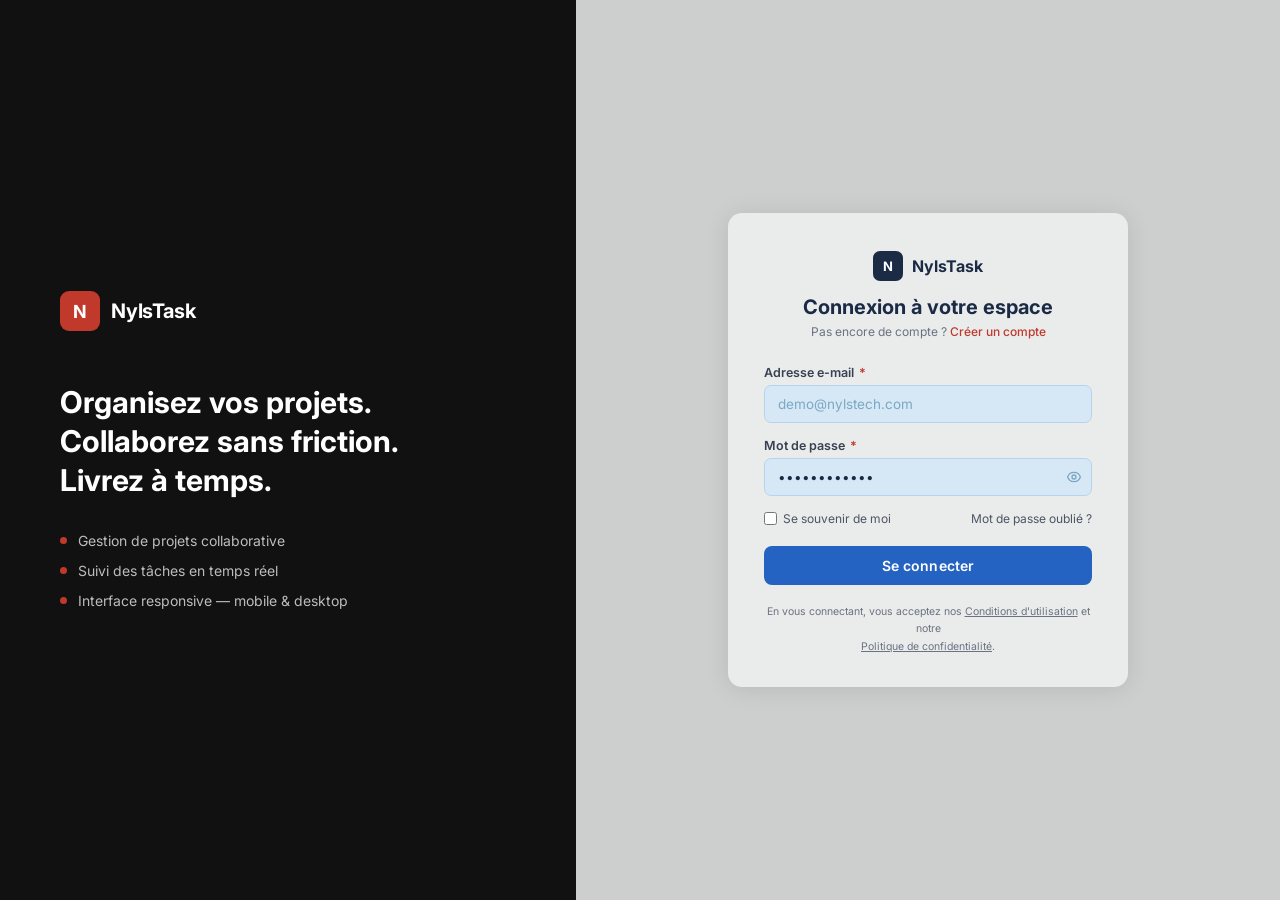
<file: login.html>
<!DOCTYPE html>
<html lang="fr">
<head>
  <meta charset="UTF-8"/>
  <meta name="viewport" content="width=device-width, initial-scale=1.0"/>
  <title>NylsTask – Connexion</title>
  <link href="https://fonts.googleapis.com/css2?family=Inter:wght@400;500;600;700&display=swap" rel="stylesheet"/>
  <link rel="stylesheet" href="css/login.css">
</head>
<body>

  <!-- ══ LEFT ══ -->
  <div class="left">
    <div class="brand">
      <div class="brand-icon">N</div>
      <span class="brand-name">NylsTask</span>
    </div>

    <div class="hero">
      <h1>Organisez vos projets.<br>Collaborez sans friction.<br>Livrez à temps.</h1>
      <ul class="features">
        <li>Gestion de projets collaborative</li>
        <li>Suivi des tâches en temps réel</li>
        <li>Interface responsive — mobile &amp; desktop</li>
      </ul>
    </div>
  </div>

  <!-- ══ RIGHT ══ -->
  <div class="right">
    <div class="card">

      <div class="c-brand">
        <div class="c-brand-icon">N</div>
        <span class="c-brand-name">NylsTask</span>
      </div>

      <h2>Connexion à votre espace</h2>
      <p class="c-sub">Pas encore de compte ? <a href="#">Créer un compte</a></p>

      <div class="field">
        <label for="email">Adresse e-mail <span class="req">*</span></label>
        <input id="email" type="email" placeholder="demo@nylstech.com" autocomplete="email"/>
      </div>

      <div class="field">
        <label for="password">Mot de passe <span class="req">*</span></label>
        <div class="input-wrap">
          <input id="password" type="password" value="azertyuiopqs" autocomplete="current-password"/>
          <button class="eye-btn" type="button" onclick="togglePwd(this)" aria-label="Voir le mot de passe">
            <svg width="16" height="16" fill="none" viewBox="0 0 24 24" stroke="currentColor" stroke-width="2">
              <path stroke-linecap="round" stroke-linejoin="round" d="M15 12a3 3 0 11-6 0 3 3 0 016 0z"/>
              <path stroke-linecap="round" stroke-linejoin="round" d="M2.458 12C3.732 7.943 7.523 5 12 5c4.477 0 8.268 2.943 9.542 7-1.274 4.057-5.065 7-9.542 7-4.477 0-8.268-2.943-9.542-7z"/>
            </svg>
          </button>
        </div>
      </div>

      <div class="row-opts">
        <label class="remember">
          <input type="checkbox"> Se souvenir de moi
        </label>
        <a href="#" class="forgot">Mot de passe oublié ?</a>
      </div>

      <button class="btn-login" type="button">Se connecter</button>

      <p class="terms">
        En vous connectant, vous acceptez nos
        <a href="#">Conditions d'utilisation</a> et notre<br>
        <a href="#">Politique de confidentialité</a>.
      </p>
    </div>
  </div>

  
</body>
</html>
</file>
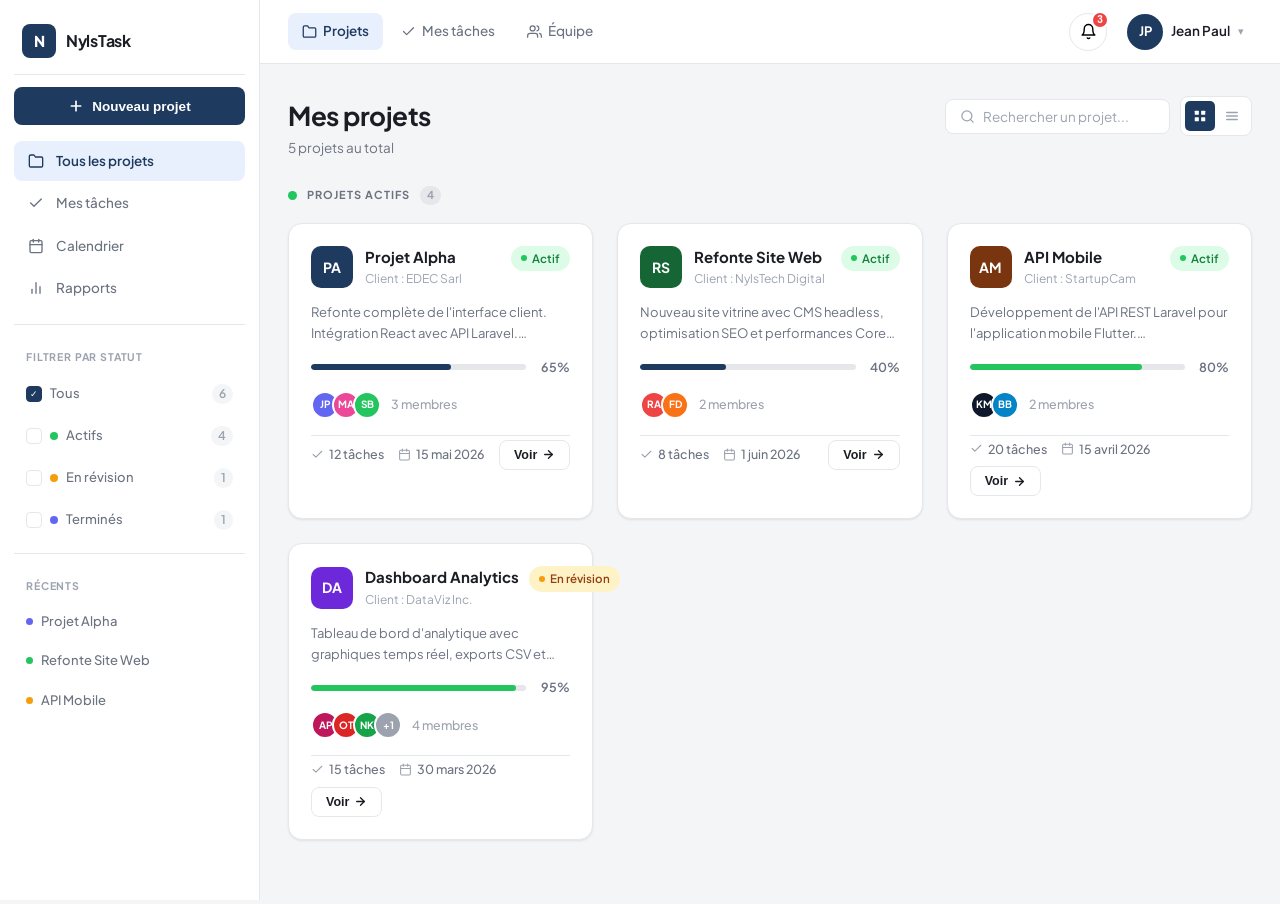
<file: nylstask-dashboard.html>
<!DOCTYPE html>
<!-- Déclaration du type de document HTML5 -->
<html lang="fr">
<!-- Langue principale du document : français -->

<head>
  <meta charset="UTF-8">
  <!-- Encodage des caractères : UTF-8 pour supporter les accents français -->

  <meta name="viewport" content="width=device-width, initial-scale=1.0">
  <!-- Viewport responsive : s'adapte à la largeur de l'écran de l'appareil -->

  <title>NylsTask – Mes Projets</title>
  <!-- Titre de l'onglet du navigateur -->

  <!-- ======================================================
       IMPORT DE LA POLICE GOOGLE FONTS
       - "Plus Jakarta Sans" : moderne, claire, très lisible
         utilisée pour les titres et textes courants
       - Poids chargés : 400 (normal), 500 (medium), 600 (semi-bold), 700 (bold)
  ====================================================== -->
  <link rel="preconnect" href="https://fonts.googleapis.com">
  <link rel="preconnect" href="https://fonts.gstatic.com" crossorigin>
  <link href="https://fonts.googleapis.com/css2?family=Plus+Jakarta+Sans:wght@400;500;600;700&display=swap" rel="stylesheet">
  <link rel="stylesheet" href="css/nylstack-dashboard.css">
</head>

<body>

  <!-- ============================================================
       STRUCTURE GLOBALE : app-shell
       Contient : sidebar | topbar | main
  ============================================================ -->
  <div class="app-shell">

    <!-- ===========================================================
         BARRE LATÉRALE GAUCHE (Sidebar)
    =========================================================== -->
    <aside class="sidebar" aria-label="Navigation principale">

      <!-- Logo + Nom de l'app -->
      <div class="sidebar__header">
        <div class="sidebar__logo">N</div>
        <span class="sidebar__brand">NylsTask</span>
      </div>

      <!-- Bouton principal d'action -->
      <button class="sidebar__new-btn">
        <!-- Icône "+" SVG inline -->
        <svg class="icon" width="16" height="16" viewBox="0 0 24 24" fill="none"
          stroke="currentColor" stroke-width="2.5" stroke-linecap="round" stroke-linejoin="round">
          <line x1="12" y1="5" x2="12" y2="19"/><line x1="5" y1="12" x2="19" y2="12"/>
        </svg>
        Nouveau projet
      </button>

      <!-- Liens de navigation -->
      <nav class="sidebar__nav" aria-label="Menu latéral">

        <!-- Tous les projets — état actif -->
        <a class="sidebar__nav-link sidebar__nav-link--active" href="#">
          <span class="sidebar__nav-icon">
            <!-- Icône dossier -->
            <svg width="16" height="16" viewBox="0 0 24 24" fill="none"
              stroke="currentColor" stroke-width="2" stroke-linecap="round" stroke-linejoin="round">
              <path d="M22 19a2 2 0 0 1-2 2H4a2 2 0 0 1-2-2V5a2 2 0 0 1 2-2h5l2 3h9a2 2 0 0 1 2 2z"/>
            </svg>
          </span>
          Tous les projets
        </a>

        <!-- Mes tâches -->
        <a class="sidebar__nav-link" href="#">
          <span class="sidebar__nav-icon">
            <!-- Icône check -->
            <svg width="16" height="16" viewBox="0 0 24 24" fill="none"
              stroke="currentColor" stroke-width="2" stroke-linecap="round" stroke-linejoin="round">
              <polyline points="20 6 9 17 4 12"/>
            </svg>
          </span>
          Mes tâches
        </a>

        <!-- Calendrier -->
        <a class="sidebar__nav-link" href="#">
          <span class="sidebar__nav-icon">
            <!-- Icône calendrier -->
            <svg width="16" height="16" viewBox="0 0 24 24" fill="none"
              stroke="currentColor" stroke-width="2" stroke-linecap="round" stroke-linejoin="round">
              <rect x="3" y="4" width="18" height="18" rx="2" ry="2"/>
              <line x1="16" y1="2" x2="16" y2="6"/><line x1="8" y1="2" x2="8" y2="6"/>
              <line x1="3" y1="10" x2="21" y2="10"/>
            </svg>
          </span>
          Calendrier
        </a>

        <!-- Rapports -->
        <a class="sidebar__nav-link" href="#">
          <span class="sidebar__nav-icon">
            <!-- Icône graphique en barres -->
            <svg width="16" height="16" viewBox="0 0 24 24" fill="none"
              stroke="currentColor" stroke-width="2" stroke-linecap="round" stroke-linejoin="round">
              <line x1="18" y1="20" x2="18" y2="10"/><line x1="12" y1="20" x2="12" y2="4"/>
              <line x1="6" y1="20" x2="6" y2="14"/>
            </svg>
          </span>
          Rapports
        </a>
      </nav>

      <div class="sidebar__divider"></div>

      <!-- Titre de section filtre -->
      <p class="sidebar__section-title">Filtrer par statut</p>

      <!-- Filtre : Tous (coché) -->
      <div class="sidebar__filter">
        <div class="sidebar__filter-left">
          <div class="sidebar__checkbox sidebar__checkbox--checked">✓</div>
          <span>Tous</span>
        </div>
        <span class="sidebar__count">6</span>
      </div>

      <!-- Filtre : Actifs -->
      <div class="sidebar__filter">
        <div class="sidebar__filter-left">
          <div class="sidebar__checkbox"></div>
          <span class="sidebar__dot" style="background:#22c55e;"></span>
          <span>Actifs</span>
        </div>
        <span class="sidebar__count">4</span>
      </div>

      <!-- Filtre : En révision -->
      <div class="sidebar__filter">
        <div class="sidebar__filter-left">
          <div class="sidebar__checkbox"></div>
          <span class="sidebar__dot" style="background:#f59e0b;"></span>
          <span>En révision</span>
        </div>
        <span class="sidebar__count">1</span>
      </div>

      <!-- Filtre : Terminés -->
      <div class="sidebar__filter">
        <div class="sidebar__filter-left">
          <div class="sidebar__checkbox"></div>
          <span class="sidebar__dot" style="background:#6366f1;"></span>
          <span>Terminés</span>
        </div>
        <span class="sidebar__count">1</span>
      </div>

      <div class="sidebar__divider"></div>

      <!-- Section projets récents -->
      <p class="sidebar__section-title">Récents</p>

      <div class="sidebar__recent-item">
        <span class="sidebar__recent-dot" style="background:#6366f1;"></span>
        Projet Alpha
      </div>
      <div class="sidebar__recent-item">
        <span class="sidebar__recent-dot" style="background:#22c55e;"></span>
        Refonte Site Web
      </div>
      <div class="sidebar__recent-item">
        <span class="sidebar__recent-dot" style="background:#f59e0b;"></span>
        API Mobile
      </div>

    </aside><!-- /sidebar -->

    <!-- ===========================================================
         BARRE DE NAVIGATION SUPÉRIEURE (Top Bar)
    =========================================================== -->
    <header class="topbar" role="banner">

      <!-- Bouton hamburger visible sur tablette/mobile -->
      <button class="topbar__menu-btn" aria-label="Ouvrir le menu">
        <svg width="18" height="18" viewBox="0 0 24 24" fill="none"
          stroke="currentColor" stroke-width="2" stroke-linecap="round" stroke-linejoin="round">
          <line x1="3" y1="6" x2="21" y2="6"/><line x1="3" y1="12" x2="21" y2="12"/>
          <line x1="3" y1="18" x2="21" y2="18"/>
        </svg>
      </button>

      <!-- Navigation de la topbar -->
      <nav class="topbar__nav" aria-label="Navigation secondaire">

        <!-- Projets — lien actif -->
        <a class="topbar__nav-link topbar__nav-link--active" href="#">
          <!-- Icône dossier coloré -->
          <svg width="15" height="15" viewBox="0 0 24 24" fill="none"
            stroke="currentColor" stroke-width="2" stroke-linecap="round" stroke-linejoin="round">
            <path d="M22 19a2 2 0 0 1-2 2H4a2 2 0 0 1-2-2V5a2 2 0 0 1 2-2h5l2 3h9a2 2 0 0 1 2 2z"/>
          </svg>
          Projets
        </a>

        <!-- Mes tâches -->
        <a class="topbar__nav-link" href="#">
          <svg width="15" height="15" viewBox="0 0 24 24" fill="none"
            stroke="currentColor" stroke-width="2" stroke-linecap="round" stroke-linejoin="round">
            <polyline points="20 6 9 17 4 12"/>
          </svg>
          Mes tâches
        </a>

        <!-- Équipe -->
        <a class="topbar__nav-link" href="#">
          <svg width="15" height="15" viewBox="0 0 24 24" fill="none"
            stroke="currentColor" stroke-width="2" stroke-linecap="round" stroke-linejoin="round">
            <path d="M17 21v-2a4 4 0 0 0-4-4H5a4 4 0 0 0-4 4v2"/>
            <circle cx="9" cy="7" r="4"/>
            <path d="M23 21v-2a4 4 0 0 0-3-3.87"/>
            <path d="M16 3.13a4 4 0 0 1 0 7.75"/>
          </svg>
          Équipe
        </a>
      </nav>

      <!-- Droite de la topbar -->
      <div class="topbar__right">

        <!-- Bouton notifications avec badge -->
        <button class="topbar__icon-btn" aria-label="Notifications (3)">
          <!-- Icône cloche -->
          <svg width="17" height="17" viewBox="0 0 24 24" fill="none"
            stroke="currentColor" stroke-width="2" stroke-linecap="round" stroke-linejoin="round">
            <path d="M18 8A6 6 0 0 0 6 8c0 7-3 9-3 9h18s-3-2-3-9"/>
            <path d="M13.73 21a2 2 0 0 1-3.46 0"/>
          </svg>
          <!-- Badge avec le nombre 3 -->
          <span class="topbar__badge" aria-hidden="true">3</span>
        </button>

        <!-- Profil utilisateur -->
        <div class="topbar__user" role="button" tabindex="0" aria-label="Profil Jean Paul">
          <div class="topbar__avatar" aria-hidden="true">JP</div>
          <span class="topbar__username">Jean Paul</span>
          <!-- Flèche de dropdown -->
          <span class="topbar__chevron" aria-hidden="true">▾</span>
        </div>

      </div>
    </header><!-- /topbar -->

    <!-- ===========================================================
         CONTENU PRINCIPAL (Main)
    =========================================================== -->
    <main class="main" id="main-content">

      <!-- En-tête de la page -->
      <div class="main__header">
        <div>
          <h1 class="main__title">Mes projets</h1>
          <p class="main__subtitle">5 projets au total</p>
        </div>

        <!-- Barre d'outils : recherche + toggle de vue -->
        <div class="main__toolbar">

          <!-- Champ de recherche -->
          <div class="main__search" role="search">
            <!-- Icône loupe -->
            <svg class="icon" width="15" height="15" viewBox="0 0 24 24" fill="none"
              stroke="currentColor" stroke-width="2" stroke-linecap="round" stroke-linejoin="round">
              <circle cx="11" cy="11" r="8"/><line x1="21" y1="21" x2="16.65" y2="16.65"/>
            </svg>
            <input type="search" placeholder="Rechercher un projet..." aria-label="Rechercher">
          </div>

          <!-- Boutons toggle vue grille / liste -->
          <div class="main__view-toggle" role="group" aria-label="Mode d'affichage">

            <!-- Vue grille (active) — icône 4 carrés -->
            <button class="main__view-btn main__view-btn--active" aria-label="Vue grille" aria-pressed="true">
              <svg width="14" height="14" viewBox="0 0 24 24" fill="currentColor">
                <rect x="3" y="3" width="7" height="7" rx="1"/>
                <rect x="14" y="3" width="7" height="7" rx="1"/>
                <rect x="3" y="14" width="7" height="7" rx="1"/>
                <rect x="14" y="14" width="7" height="7" rx="1"/>
              </svg>
            </button>

            <!-- Vue liste — icône 3 lignes -->
            <button class="main__view-btn main__view-btn--lines" aria-label="Vue liste" aria-pressed="false">
              <svg width="14" height="14" viewBox="0 0 24 24" fill="none"
                stroke="currentColor" stroke-width="2.5" stroke-linecap="round">
                <line x1="3" y1="6" x2="21" y2="6"/>
                <line x1="3" y1="12" x2="21" y2="12"/>
                <line x1="3" y1="18" x2="21" y2="18"/>
              </svg>
            </button>
          </div>
        </div>
      </div><!-- /main__header -->

      <!-- =========================================================
           SECTION PROJETS ACTIFS
      ========================================================= -->
      <section class="projects-section" aria-labelledby="actifs-title">

        <!-- En-tête de section -->
        <div class="projects-section__header">
          <span class="projects-section__dot"></span>
          <h2 class="projects-section__title" id="actifs-title">Projets actifs</h2>
          <span class="projects-section__count">4</span>
        </div>

        <!-- Grille des cartes -->
        <div class="projects-grid">

          <!-- ================================================
               CARTE 1 : Projet Alpha
          ================================================ -->
          <article class="project-card" tabindex="0" aria-label="Projet Alpha">
            <div class="project-card__header">
              <div class="project-card__header-left">
                <!-- Logo bleu ardoise -->
                <div class="project-card__logo" style="background:#1e3a5f;">PA</div>
                <div class="project-card__title-block">
                  <h3 class="project-card__title">Projet Alpha</h3>
                  <p class="project-card__client">Client : EDEC Sarl</p>
                </div>
              </div>
              <!-- Badge "Actif" -->
              <span class="project-card__badge project-card__badge--active">
                <span class="project-card__badge-dot"></span>
                Actif
              </span>
            </div>

            <!-- Description -->
            <p class="project-card__desc">
              Refonte complète de l'interface client. Intégration React avec API Laravel.
              Déploiement prévu en mai…
            </p>

            <!-- Barre de progression à 65% -->
            <div class="project-card__progress-wrap">
              <div class="project-card__progress-bar" role="progressbar"
                aria-valuenow="65" aria-valuemin="0" aria-valuemax="100">
                <div class="project-card__progress-fill"
                  style="width:65%; background:var(--color-progress-alpha);"></div>
              </div>
              <span class="project-card__progress-pct">65%</span>
            </div>

            <!-- Membres de l'équipe -->
            <div class="project-card__members">
              <div class="project-card__member-avatar" style="background:#6366f1;" title="Jean Paul">JP</div>
              <div class="project-card__member-avatar" style="background:#ec4899;" title="Marie A.">MA</div>
              <div class="project-card__member-avatar" style="background:#22c55e;" title="Sam B.">SB</div>
              <span class="project-card__member-count">3 membres</span>
            </div>

            <!-- Pied de carte -->
            <div class="project-card__footer">
              <div class="project-card__meta">
                <!-- Nombre de tâches -->
                <span class="project-card__meta-item">
                  <svg class="project-card__meta-icon icon" width="13" height="13"
                    viewBox="0 0 24 24" fill="none" stroke="currentColor"
                    stroke-width="2" stroke-linecap="round" stroke-linejoin="round">
                    <polyline points="20 6 9 17 4 12"/>
                  </svg>
                  12 tâches
                </span>
                <!-- Date d'échéance -->
                <span class="project-card__meta-item">
                  <svg class="project-card__meta-icon icon" width="13" height="13"
                    viewBox="0 0 24 24" fill="none" stroke="currentColor"
                    stroke-width="2" stroke-linecap="round" stroke-linejoin="round">
                    <rect x="3" y="4" width="18" height="18" rx="2" ry="2"/>
                    <line x1="16" y1="2" x2="16" y2="6"/><line x1="8" y1="2" x2="8" y2="6"/>
                    <line x1="3" y1="10" x2="21" y2="10"/>
                  </svg>
                  15 mai 2026
                </span>
              </div>
              <button class="project-card__btn">
                Voir
                <svg width="13" height="13" viewBox="0 0 24 24" fill="none"
                  stroke="currentColor" stroke-width="2.5" stroke-linecap="round">
                  <line x1="5" y1="12" x2="19" y2="12"/>
                  <polyline points="12 5 19 12 12 19"/>
                </svg>
              </button>
            </div>
          </article><!-- /Projet Alpha -->

          <!-- ================================================
               CARTE 2 : Refonte Site Web
          ================================================ -->
          <article class="project-card" tabindex="0" aria-label="Refonte Site Web">
            <div class="project-card__header">
              <div class="project-card__header-left">
                <!-- Logo vert foncé -->
                <div class="project-card__logo" style="background:#166534;">RS</div>
                <div class="project-card__title-block">
                  <h3 class="project-card__title">Refonte Site Web</h3>
                  <p class="project-card__client">Client : NylsTech Digital</p>
                </div>
              </div>
              <span class="project-card__badge project-card__badge--active">
                <span class="project-card__badge-dot"></span>
                Actif
              </span>
            </div>

            <p class="project-card__desc">
              Nouveau site vitrine avec CMS headless, optimisation SEO et
              performances Core Web Vitals.
            </p>

            <!-- Barre de progression à 40% -->
            <div class="project-card__progress-wrap">
              <div class="project-card__progress-bar" role="progressbar"
                aria-valuenow="40" aria-valuemin="0" aria-valuemax="100">
                <div class="project-card__progress-fill"
                  style="width:40%; background:var(--color-progress-rs);"></div>
              </div>
              <span class="project-card__progress-pct">40%</span>
            </div>

            <div class="project-card__members">
              <div class="project-card__member-avatar" style="background:#ef4444;" title="Rania A.">RA</div>
              <div class="project-card__member-avatar" style="background:#f97316;" title="Félix D.">FD</div>
              <span class="project-card__member-count">2 membres</span>
            </div>

            <div class="project-card__footer">
              <div class="project-card__meta">
                <span class="project-card__meta-item">
                  <svg class="project-card__meta-icon icon" width="13" height="13"
                    viewBox="0 0 24 24" fill="none" stroke="currentColor"
                    stroke-width="2" stroke-linecap="round" stroke-linejoin="round">
                    <polyline points="20 6 9 17 4 12"/>
                  </svg>
                  8 tâches
                </span>
                <span class="project-card__meta-item">
                  <svg class="project-card__meta-icon icon" width="13" height="13"
                    viewBox="0 0 24 24" fill="none" stroke="currentColor"
                    stroke-width="2" stroke-linecap="round" stroke-linejoin="round">
                    <rect x="3" y="4" width="18" height="18" rx="2" ry="2"/>
                    <line x1="16" y1="2" x2="16" y2="6"/><line x1="8" y1="2" x2="8" y2="6"/>
                    <line x1="3" y1="10" x2="21" y2="10"/>
                  </svg>
                  1 juin 2026
                </span>
              </div>
              <button class="project-card__btn">
                Voir
                <svg width="13" height="13" viewBox="0 0 24 24" fill="none"
                  stroke="currentColor" stroke-width="2.5" stroke-linecap="round">
                  <line x1="5" y1="12" x2="19" y2="12"/>
                  <polyline points="12 5 19 12 12 19"/>
                </svg>
              </button>
            </div>
          </article><!-- /Refonte Site Web -->

          <!-- ================================================
               CARTE 3 : API Mobile
          ================================================ -->
          <article class="project-card" tabindex="0" aria-label="API Mobile">
            <div class="project-card__header">
              <div class="project-card__header-left">
                <!-- Logo olive/doré -->
                <div class="project-card__logo" style="background:#78350f;">AM</div>
                <div class="project-card__title-block">
                  <h3 class="project-card__title">API Mobile</h3>
                  <p class="project-card__client">Client : StartupCam</p>
                </div>
              </div>
              <span class="project-card__badge project-card__badge--active">
                <span class="project-card__badge-dot"></span>
                Actif
              </span>
            </div>

            <p class="project-card__desc">
              Développement de l'API REST Laravel pour l'application mobile Flutter.
              Authentification JWT et notifications…
            </p>

            <!-- Barre de progression à 80% — couleur verte -->
            <div class="project-card__progress-wrap">
              <div class="project-card__progress-bar" role="progressbar"
                aria-valuenow="80" aria-valuemin="0" aria-valuemax="100">
                <div class="project-card__progress-fill"
                  style="width:80%; background:var(--color-progress-api);"></div>
              </div>
              <span class="project-card__progress-pct">80%</span>
            </div>

            <div class="project-card__members">
              <div class="project-card__member-avatar" style="background:#0f172a;" title="Karl M.">KM</div>
              <div class="project-card__member-avatar" style="background:#0284c7;" title="Bob B.">BB</div>
              <span class="project-card__member-count">2 membres</span>
            </div>

            <div class="project-card__footer">
              <div class="project-card__meta">
                <span class="project-card__meta-item">
                  <svg class="project-card__meta-icon icon" width="13" height="13"
                    viewBox="0 0 24 24" fill="none" stroke="currentColor"
                    stroke-width="2" stroke-linecap="round" stroke-linejoin="round">
                    <polyline points="20 6 9 17 4 12"/>
                  </svg>
                  20 tâches
                </span>
                <span class="project-card__meta-item">
                  <svg class="project-card__meta-icon icon" width="13" height="13"
                    viewBox="0 0 24 24" fill="none" stroke="currentColor"
                    stroke-width="2" stroke-linecap="round" stroke-linejoin="round">
                    <rect x="3" y="4" width="18" height="18" rx="2" ry="2"/>
                    <line x1="16" y1="2" x2="16" y2="6"/><line x1="8" y1="2" x2="8" y2="6"/>
                    <line x1="3" y1="10" x2="21" y2="10"/>
                  </svg>
                  15 avril 2026
                </span>
              </div>
              <button class="project-card__btn">
                Voir
                <svg width="13" height="13" viewBox="0 0 24 24" fill="none"
                  stroke="currentColor" stroke-width="2.5" stroke-linecap="round">
                  <line x1="5" y1="12" x2="19" y2="12"/>
                  <polyline points="12 5 19 12 12 19"/>
                </svg>
              </button>
            </div>
          </article><!-- /API Mobile -->

          <!-- ================================================
               CARTE 4 : Dashboard Analytics (En révision)
          ================================================ -->
          <article class="project-card" tabindex="0" aria-label="Dashboard Analytics">
            <div class="project-card__header">
              <div class="project-card__header-left">
                <!-- Logo violet -->
                <div class="project-card__logo" style="background:#6d28d9;">DA</div>
                <div class="project-card__title-block">
                  <h3 class="project-card__title">Dashboard Analytics</h3>
                  <p class="project-card__client">Client : DataViz Inc.</p>
                </div>
              </div>
              <!-- Badge "En révision" -->
              <span class="project-card__badge project-card__badge--revision">
                <span class="project-card__badge-dot"></span>
                En révision
              </span>
            </div>

            <p class="project-card__desc">
              Tableau de bord d'analytique avec graphiques temps réel,
              exports CSV et gestion multi-tenant.
            </p>

            <!-- Barre de progression à 95% — vert car presque terminé -->
            <div class="project-card__progress-wrap">
              <div class="project-card__progress-bar" role="progressbar"
                aria-valuenow="95" aria-valuemin="0" aria-valuemax="100">
                <div class="project-card__progress-fill"
                  style="width:95%; background:var(--color-progress-da);"></div>
              </div>
              <span class="project-card__progress-pct">95%</span>
            </div>

            <div class="project-card__members">
              <div class="project-card__member-avatar" style="background:#be185d;" title="Alix P.">AP</div>
              <div class="project-card__member-avatar" style="background:#dc2626;" title="Omar T.">OT</div>
              <div class="project-card__member-avatar" style="background:#16a34a;" title="Nadia K.">NK</div>
              <div class="project-card__member-avatar" style="background:#9ca3af;" title="+1">+1</div>
              <span class="project-card__member-count">4 membres</span>
            </div>

            <div class="project-card__footer">
              <div class="project-card__meta">
                <span class="project-card__meta-item">
                  <svg class="project-card__meta-icon icon" width="13" height="13"
                    viewBox="0 0 24 24" fill="none" stroke="currentColor"
                    stroke-width="2" stroke-linecap="round" stroke-linejoin="round">
                    <polyline points="20 6 9 17 4 12"/>
                  </svg>
                  15 tâches
                </span>
                <span class="project-card__meta-item">
                  <svg class="project-card__meta-icon icon" width="13" height="13"
                    viewBox="0 0 24 24" fill="none" stroke="currentColor"
                    stroke-width="2" stroke-linecap="round" stroke-linejoin="round">
                    <rect x="3" y="4" width="18" height="18" rx="2" ry="2"/>
                    <line x1="16" y1="2" x2="16" y2="6"/><line x1="8" y1="2" x2="8" y2="6"/>
                    <line x1="3" y1="10" x2="21" y2="10"/>
                  </svg>
                  30 mars 2026
                </span>
              </div>
              <button class="project-card__btn">
                Voir
                <svg width="13" height="13" viewBox="0 0 24 24" fill="none"
                  stroke="currentColor" stroke-width="2.5" stroke-linecap="round">
                  <line x1="5" y1="12" x2="19" y2="12"/>
                  <polyline points="12 5 19 12 12 19"/>
                </svg>
              </button>
            </div>
          </article><!-- /Dashboard Analytics -->

        </div><!-- /projects-grid -->
      </section><!-- /projects-section actifs -->

    </main><!-- /main -->

  </div><!-- /app-shell -->
  <script src="js/nylstack-dashboard.js"></script>
</body>
</html>
</file>
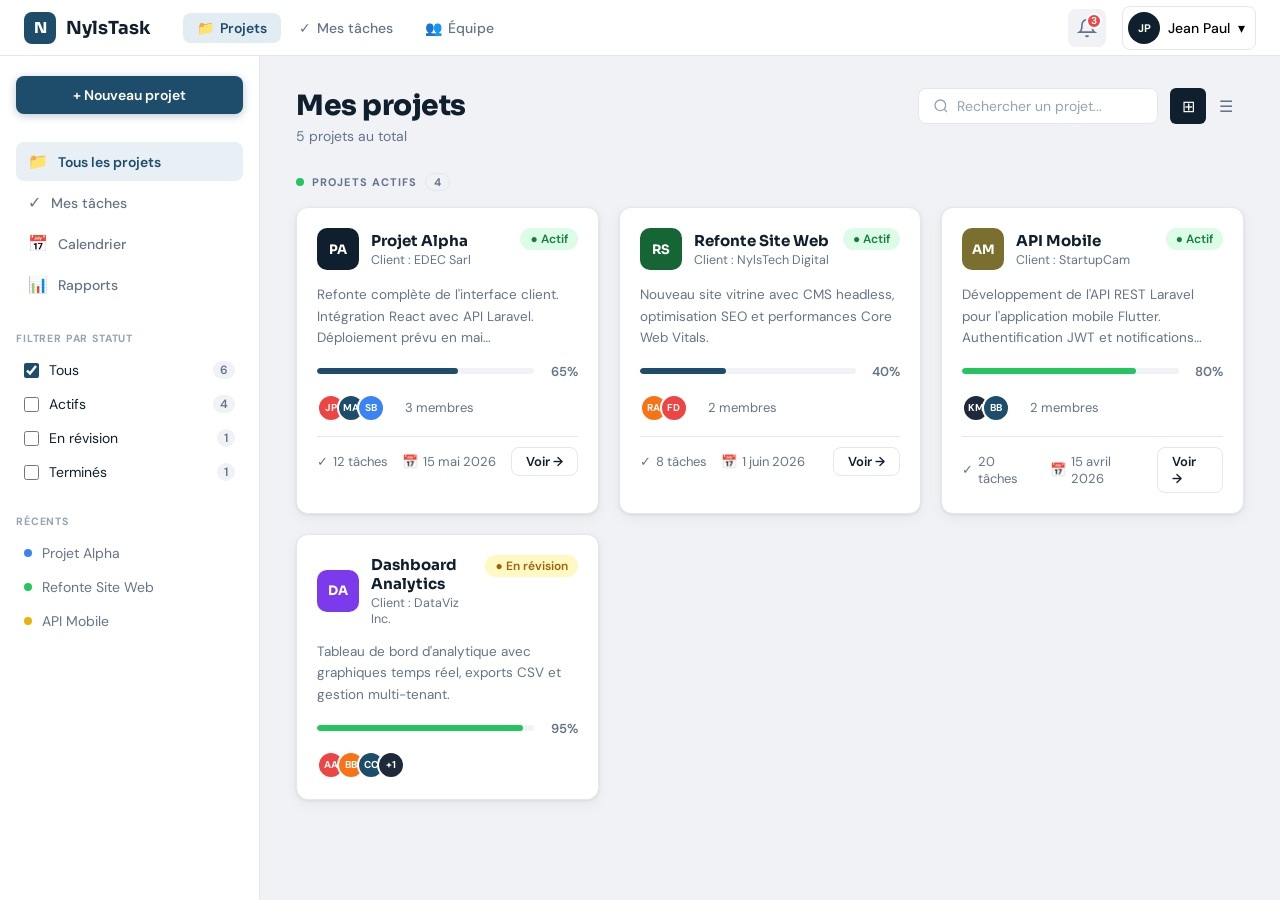
<file: Dashboard/dashboard.html>
<!DOCTYPE html>
<html lang="fr">
<head>
  <meta charset="UTF-8" />
  <meta name="viewport" content="width=device-width, initial-scale=1.0" />
  <title>NylsTask — Dashboard</title>
  <link rel="stylesheet" href="dashboard.css" />
</head>
<body>

  <!-- =============================
       NAVBAR
  ============================== -->
  <header class="navbar" role="banner">
    <div class="navbar__left">
      <div class="brand" aria-label="NylsTask accueil">
        <span class="brand__icon" aria-hidden="true">N</span>
        <span class="brand__name">NylsTask</span>
      </div>
      <nav class="navbar__nav" aria-label="Navigation principale">
        <a href="/projets"   class="nav-link nav-link--active" aria-current="page">
          <span aria-hidden="true">📁</span> Projets
        </a>
        <a href="/taches"    class="nav-link">
          <span aria-hidden="true">✓</span> Mes tâches
        </a>
        <a href="/equipe"    class="nav-link">
          <span aria-hidden="true">👥</span> Équipe
        </a>
      </nav>
    </div>

    <div class="navbar__right">
      <button class="btn-notif" aria-label="Notifications (3 non lues)">
        <svg width="20" height="20" viewBox="0 0 24 24" fill="none"
          stroke="currentColor" stroke-width="2" aria-hidden="true">
          <path d="M18 8A6 6 0 0 0 6 8c0 7-3 9-3 9h18s-3-2-3-9"/>
          <path d="M13.73 21a2 2 0 0 1-3.46 0"/>
        </svg>
        <span class="notif-badge" aria-hidden="true">3</span>
      </button>

      <button class="user-menu" aria-label="Menu utilisateur Jean Paul"
        aria-haspopup="true" aria-expanded="false">
        <span class="avatar avatar--navy" aria-hidden="true">JP</span>
        <span class="user-menu__name">Jean Paul</span>
        <span aria-hidden="true">▾</span>
      </button>
    </div>
  </header>

  <!-- =============================
       LAYOUT : sidebar + main
  ============================== -->
  <div class="app-body">

    <!-- SIDEBAR -->
    
    <aside class="sidebar" aria-label="Panneau latéral">

      <div class="sidebar__top">
        <button class="btn-new-project">+ Nouveau projet</button>
      </div>

      <nav class="sidebar__nav" aria-label="Navigation secondaire">
        <a href="/projets" class="sidebar-link sidebar-link--active" aria-current="page">
          <span class="sidebar-link__icon" aria-hidden="true">📁</span>
          Tous les projets
        </a>
        <a href="/taches" class="sidebar-link">
          <span class="sidebar-link__icon" aria-hidden="true">✓</span>
          Mes tâches
        </a>
        <a href="/calendrier" class="sidebar-link">
          <span class="sidebar-link__icon" aria-hidden="true">📅</span>
          Calendrier
        </a>
        <a href="/rapports" class="sidebar-link">
          <span class="sidebar-link__icon" aria-hidden="true">📊</span>
          Rapports
        </a>
      </nav>

      <!-- Filtres par statut -->
      <section class="sidebar__section" aria-labelledby="filter-title">
        <h2 class="sidebar__section-title" id="filter-title">Filtrer par statut</h2>
        <ul class="filter-list" role="list">
          <li class="filter-item">
            <label class="filter-label">
              <input type="checkbox" checked aria-label="Tous les projets" />
              <span class="filter-label__text">Tous</span>
              <span class="filter-badge">6</span>
            </label>
          </li>
          <li class="filter-item">
            <label class="filter-label">
              <input type="checkbox" aria-label="Projets actifs" />
              <span class="filter-label__text">Actifs</span>
              <span class="filter-badge">4</span>
            </label>
          </li>
          <li class="filter-item">
            <label class="filter-label">
              <input type="checkbox" aria-label="Projets en révision" />
              <span class="filter-label__text">En révision</span>
              <span class="filter-badge">1</span>
            </label>
          </li>
          <li class="filter-item">
            <label class="filter-label">
              <input type="checkbox" aria-label="Projets terminés" />
              <span class="filter-label__text">Terminés</span>
              <span class="filter-badge">1</span>
            </label>
          </li>
        </ul>
      </section>

      <!-- Récents -->
      <section class="sidebar__section" aria-labelledby="recents-title">
        <h2 class="sidebar__section-title" id="recents-title">Récents</h2>
        <ul class="recent-list" role="list">
          <li><a href="/projet-alpha"    class="recent-link"><span class="dot dot--blue"   aria-hidden="true"></span>Projet Alpha</a></li>
          <li><a href="/refonte-site"    class="recent-link"><span class="dot dot--green"  aria-hidden="true"></span>Refonte Site Web</a></li>
          <li><a href="/api-mobile"      class="recent-link"><span class="dot dot--yellow" aria-hidden="true"></span>API Mobile</a></li>
        </ul>
      </section>

    </aside>

    <!-- CONTENU PRINCIPAL -->
    <main class="main-content" id="main-content" aria-label="Contenu principal">

      <!-- En-tête de la page -->
      <div class="page-header">
        <div class="page-header__left">
          <h1 class="page-title">Mes projets</h1>
          <p class="page-subtitle">5 projets au total</p>
        </div>
        <div class="page-header__right">
          <div class="search-bar" role="search">
            <label for="search-projects" class="sr-only">Rechercher un projet</label>
            <svg class="search-bar__icon" width="16" height="16" viewBox="0 0 24 24"
              fill="none" stroke="currentColor" stroke-width="2" aria-hidden="true">
              <circle cx="11" cy="11" r="8"/><path d="m21 21-4.35-4.35"/>
            </svg>
            <input
              id="search-projects"
              class="search-bar__input"
              type="search"
              placeholder="Rechercher un projet..."
              aria-label="Rechercher un projet"
            />
          </div>
          <div class="view-toggle" role="group" aria-label="Mode d'affichage">
            <button class="view-btn view-btn--active" aria-pressed="true"  aria-label="Vue grille">⊞</button>
            <button class="view-btn"                  aria-pressed="false" aria-label="Vue liste">☰</button>
          </div>
        </div>
      </div>

      <!-- Section Projets Actifs -->
      <section aria-labelledby="actifs-title">
        <header class="section-header">
          <span class="section-dot section-dot--green" aria-hidden="true"></span>
          <h2 class="section-title" id="actifs-title">Projets actifs</h2>
          <span class="section-count" aria-label="4 projets actifs">4</span>
        </header>

        <ul class="projects-grid" role="list">

          <!-- Carte 1 — Projet Alpha -->
          <li class="project-card" role="article" aria-labelledby="card-title-1">
            <header class="project-card__header">
              <div class="project-card__identity">
                <span class="project-avatar project-avatar--navy" aria-hidden="true">PA</span>
                <div>
                  <h3 class="project-card__name" id="card-title-1">Projet Alpha</h3>
                  <p class="project-card__client">Client : EDEC Sarl</p>
                </div>
              </div>
              <span class="status-badge status-badge--actif">● Actif</span>
            </header>

            <p class="project-card__desc">
              Refonte complète de l'interface client. Intégration React avec API Laravel. 
              Déploiement prévu en mai…
            </p>

            <div class="project-card__progress">
              <div class="progress-bar" role="progressbar"
                aria-valuenow="65" aria-valuemin="0" aria-valuemax="100"
                aria-label="Progression 65%">
                <div class="progress-bar__fill" style="width: 65%"></div>
              </div>
              <span class="progress-value" aria-hidden="true">65%</span>
            </div>

            <div class="project-card__members">
              <ul class="avatar-stack" role="list" aria-label="Membres du projet">
                <li><span class="avatar avatar--red"    title="JP">JP</span></li>
                <li><span class="avatar avatar--teal"   title="MA">MA</span></li>
                <li><span class="avatar avatar--blue"   title="SB">SB</span></li>
              </ul>
              <span class="members-count">3 membres</span>
            </div>

            <footer class="project-card__footer">
              <span class="meta-item">
                <span aria-hidden="true">✓</span>
                <span>12 tâches</span>
              </span>
              <span class="meta-item">
                <span aria-hidden="true">📅</span>
                <time datetime="2026-05-15">15 mai 2026</time>
              </span>
              <a href="/projets/1" class="card-link" aria-label="Voir Projet Alpha">
                Voir →
              </a>
            </footer>
          </li>

          <!-- Carte 2 — Refonte Site Web -->
          <li class="project-card" role="article" aria-labelledby="card-title-2">
            <header class="project-card__header">
              <div class="project-card__identity">
                <span class="project-avatar project-avatar--green" aria-hidden="true">RS</span>
                <div>
                  <h3 class="project-card__name" id="card-title-2">Refonte Site Web</h3>
                  <p class="project-card__client">Client : NylsTech Digital</p>
                </div>
              </div>
              <span class="status-badge status-badge--actif">● Actif</span>
            </header>

            <p class="project-card__desc">
              Nouveau site vitrine avec CMS headless, optimisation SEO et performances 
              Core Web Vitals.
            </p>

            <div class="project-card__progress">
              <div class="progress-bar" role="progressbar"
                aria-valuenow="40" aria-valuemin="0" aria-valuemax="100"
                aria-label="Progression 40%">
                <div class="progress-bar__fill" style="width: 40%"></div>
              </div>
              <span class="progress-value" aria-hidden="true">40%</span>
            </div>

            <div class="project-card__members">
              <ul class="avatar-stack" role="list" aria-label="Membres du projet">
                <li><span class="avatar avatar--orange" title="RA">RA</span></li>
                <li><span class="avatar avatar--red"    title="FD">FD</span></li>
              </ul>
              <span class="members-count">2 membres</span>
            </div>

            <footer class="project-card__footer">
              <span class="meta-item">
                <span aria-hidden="true">✓</span>
                <span>8 tâches</span>
              </span>
              <span class="meta-item">
                <span aria-hidden="true">📅</span>
                <time datetime="2026-06-01">1 juin 2026</time>
              </span>
              <a href="/projets/2" class="card-link" aria-label="Voir Refonte Site Web">
                Voir →
              </a>
            </footer>
          </li>

          <!-- Carte 3 — API Mobile -->
          <li class="project-card" role="article" aria-labelledby="card-title-3">
            <header class="project-card__header">
              <div class="project-card__identity">
                <span class="project-avatar project-avatar--olive" aria-hidden="true">AM</span>
                <div>
                  <h3 class="project-card__name" id="card-title-3">API Mobile</h3>
                  <p class="project-card__client">Client : StartupCam</p>
                </div>
              </div>
              <span class="status-badge status-badge--actif">● Actif</span>
            </header>

            <p class="project-card__desc">
              Développement de l'API REST Laravel pour l'application mobile Flutter. 
              Authentification JWT et notifications…
            </p>

            <div class="project-card__progress">
              <div class="progress-bar" role="progressbar"
                aria-valuenow="80" aria-valuemin="0" aria-valuemax="100"
                aria-label="Progression 80%">
                <div class="progress-bar__fill progress-bar__fill--green" style="width: 80%"></div>
              </div>
              <span class="progress-value" aria-hidden="true">80%</span>
            </div>

            <div class="project-card__members">
              <ul class="avatar-stack" role="list" aria-label="Membres du projet">
                <li><span class="avatar avatar--dark"  title="KM">KM</span></li>
                <li><span class="avatar avatar--teal"  title="BB">BB</span></li>
              </ul>
              <span class="members-count">2 membres</span>
            </div>

            <footer class="project-card__footer">
              <span class="meta-item">
                <span aria-hidden="true">✓</span>
                <span>20 tâches</span>
              </span>
              <span class="meta-item">
                <span aria-hidden="true">📅</span>
                <time datetime="2026-04-15">15 avril 2026</time>
              </span>
              <a href="/projets/3" class="card-link" aria-label="Voir API Mobile">
                Voir →
              </a>
            </footer>
          </li>

          <!-- Carte 4 — Dashboard Analytics -->
          <li class="project-card project-card--wide" role="article" aria-labelledby="card-title-4">
            <header class="project-card__header">
              <div class="project-card__identity">
                <span class="project-avatar project-avatar--purple" aria-hidden="true">DA</span>
                <div>
                  <h3 class="project-card__name" id="card-title-4">Dashboard Analytics</h3>
                  <p class="project-card__client">Client : DataViz Inc.</p>
                </div>
              </div>
              <span class="status-badge status-badge--revision">● En révision</span>
            </header>

            <p class="project-card__desc">
              Tableau de bord d'analytique avec graphiques temps réel, exports CSV 
              et gestion multi-tenant.
            </p>

            <div class="project-card__progress">
              <div class="progress-bar" role="progressbar"
                aria-valuenow="95" aria-valuemin="0" aria-valuemax="100"
                aria-label="Progression 95%">
                <div class="progress-bar__fill progress-bar__fill--green" style="width: 95%"></div>
              </div>
              <span class="progress-value" aria-hidden="true">95%</span>
            </div>

            <div class="project-card__members">
              <ul class="avatar-stack" role="list" aria-label="Membres du projet">
                <li><span class="avatar avatar--red"    title="AA">AA</span></li>
                <li><span class="avatar avatar--orange" title="BB">BB</span></li>
                <li><span class="avatar avatar--teal"   title="CC">CC</span></li>
                <li><span class="avatar avatar--dark"   title="+1">+1</span></li>
              </ul>
            </div>
          </li>

        </ul>
      </section>

    </main>
  </div>

</body>
</html>
</file>
<file: css/login.css>
*, *::before, *::after { box-sizing: border-box; margin: 0; padding: 0; }

    body {
      font-family: 'Inter', sans-serif;
      height: 100vh;
      display: flex;
      background: #111111;
      overflow: hidden;
    }

    /* ════════════════════════════
       LEFT PANEL  (~45%)
    ════════════════════════════ */
    .left {
      width: 45%;
      background: #111111;
      display: flex;
      flex-direction: column;
      justify-content: center;
      padding: 0 60px;
    }

    .brand {
      display: flex;
      align-items: center;
      gap: 11px;
      margin-bottom: 52px;
    }

    .brand-icon {
      width: 40px; height: 40px;
      background: #C0392B;
      border-radius: 9px;
      display: flex; align-items: center; justify-content: center;
      font-weight: 700; font-size: 18px; color: #fff;
    }

    .brand-name {
      font-weight: 700; font-size: 20px;
      color: #ffffff;
      letter-spacing: -.2px;
    }

    .hero h1 {
      font-size: 30px;
      font-weight: 700;
      color: #ffffff;
      line-height: 1.3;
      margin-bottom: 32px;
    }

    .features {
      list-style: none;
      display: flex;
      flex-direction: column;
      gap: 13px;
    }

    .features li {
      display: flex;
      align-items: center;
      gap: 11px;
      font-size: 14px;
      color: rgba(255,255,255,0.72);
      font-weight: 400;
    }

    .features li::before {
      content: '';
      width: 7px; height: 7px;
      border-radius: 50%;
      background: #C0392B;
      flex-shrink: 0;
    }

    /* ════════════════════════════
       RIGHT PANEL  (~55%)
    ════════════════════════════ */
    .right {
      width: 55%;
      background: #CDCFCF;   /* gris moyen, comme sur la photo */
      display: flex;
      align-items: center;
      justify-content: center;
    }

    /* ── CARD ── */
    .card {
      background: #EAECEC;   /* gris légèrement plus clair */
      border-radius: 14px;
      padding: 38px 36px 32px;
      width: 400px;
      box-shadow: 0 2px 24px rgba(0,0,0,.10);
    }

    /* mini brand inside card */
    .c-brand {
      display: flex;
      align-items: center;
      gap: 9px;
      justify-content: center;
      margin-bottom: 14px;
    }

    .c-brand-icon {
      width: 30px; height: 30px;
      background: #1C2B45;
      border-radius: 7px;
      display: flex; align-items: center; justify-content: center;
      font-weight: 700; font-size: 13px; color: #fff;
    }

    .c-brand-name {
      font-weight: 700; font-size: 16px;
      color: #1C2B45;
    }

    .card h2 {
      font-size: 20px;
      font-weight: 700;
      color: #1C2B45;
      text-align: center;
      margin-bottom: 5px;
    }

    .c-sub {
      text-align: center;
      font-size: 12px;
      color: #6B7280;
      margin-bottom: 26px;
    }

    .c-sub a {
      color: #C0392B;
      text-decoration: none;
      font-weight: 500;
    }

    /* ── FIELDS ── */
    .field { margin-bottom: 15px; }

    .field label {
      display: block;
      font-size: 12.5px;
      font-weight: 600;
      color: #374151;
      margin-bottom: 5px;
    }

    .field label .req { color: #C0392B; margin-left: 2px; }

    .input-wrap { position: relative; }

    .field input[type=email],
    .field input[type=password],
    .field input[type=text] {
      width: 100%;
      padding: 10px 13px;
      /* ← fond bleu très clair comme sur la photo */
      background: #D6E8F5;
      border: 1.5px solid #B8D4EC;
      border-radius: 7px;
      font-size: 13.5px;
      color: #1C2B45;
      outline: none;
      font-family: 'Inter', sans-serif;
      transition: border-color .18s, box-shadow .18s;
    }

    .field input::placeholder { color: #7BA8C4; }

    .field input:focus {
      border-color: #3B7EC8;
      box-shadow: 0 0 0 3px rgba(59,126,200,.18);
    }

    .eye-btn {
      position: absolute; right: 10px; top: 50%;
      transform: translateY(-50%);
      background: none; border: none; cursor: pointer;
      color: #7BA8C4;
      display: flex; align-items: center;
      padding: 0;
    }

    /* ── OPTIONS ROW ── */
    .row-opts {
      display: flex;
      justify-content: space-between;
      align-items: center;
      margin-bottom: 20px;
      font-size: 12px;
    }

    .remember {
      display: flex; align-items: center; gap: 6px;
      color: #4B5563; cursor: pointer; user-select: none;
    }

    .remember input[type=checkbox] {
      width: 13px; height: 13px;
      accent-color: #3B7EC8; cursor: pointer;
    }

    .forgot { color: #4B5563; text-decoration: none; }
    .forgot:hover { color: #3B7EC8; }

    /* ── BUTTON ── */
    .btn-login {
      width: 100%;
      padding: 11px;
      background: #2563C2;
      color: #fff;
      font-family: 'Inter', sans-serif;
      font-size: 14px;
      font-weight: 600;
      border: none;
      border-radius: 8px;
      cursor: pointer;
      letter-spacing: .15px;
      transition: background .18s;
    }

    .btn-login:hover { background: #1d52a8; }

    /* ── TERMS ── */
    .terms {
      margin-top: 18px;
      font-size: 10.5px;
      color: #6B7280;
      text-align: center;
      line-height: 1.65;
    }

    .terms a { color: #6B7280; text-decoration: underline; }

    /* ── RESPONSIVE ── */
    @media (max-width: 700px) {
      body { flex-direction: column; overflow: auto; height: auto; }
      .left { width: 100%; padding: 40px 28px; }
      .right { width: 100%; padding: 32px 20px 48px; }
      .card { width: 100%; }
    }
</file>
<file: css/nylstack-dashboard.css>
/* ========================================================
       1. VARIABLES CSS GLOBALES (Design Tokens)
       --------------------------------------------------------
       Ces variables centralisent toutes les couleurs, espacements
       et polices. Changer une valeur ici met à jour tout le site.
    ======================================================== */
    :root {
      /* --- Couleurs principales --- */
      --color-bg: #f4f5f7;          /* Fond général de la page (gris très clair) */
      --color-sidebar: #ffffff;     /* Fond de la barre latérale (blanc pur) */
      --color-card: #ffffff;        /* Fond des cartes de projet */
      --color-topbar: #ffffff;      /* Fond de la barre de navigation supérieure */

      /* --- Couleurs de texte --- */
      --color-text-primary: #1a1d23;    /* Texte principal (quasi-noir) */
      --color-text-secondary: #6b7280; /* Texte secondaire (gris moyen) */
      --color-text-muted: #9ca3af;     /* Texte discret (gris clair) */

      /* --- Couleur d'accent --- */
      --color-accent: #1e3a5f;          /* Bleu marine foncé — boutons, nav active */
      --color-accent-light: #e8f0fe;    /* Version claire de l'accent */

      /* --- Couleurs de statut --- */
      --color-active: #22c55e;      /* Vert — projets actifs */
      --color-revision: #f59e0b;    /* Orange — en révision */
      --color-done: #6366f1;        /* Violet — terminés */

      /* --- Couleurs des barres de progression --- */
      --color-progress-alpha: #1e3a5f;  /* Bleu foncé — Projet Alpha (65%) */
      --color-progress-rs: #1e3a5f;    /* Bleu foncé — Refonte Site Web (40%) */
      --color-progress-api: #22c55e;   /* Vert — API Mobile (80%) */
      --color-progress-da: #22c55e;    /* Vert — Dashboard Analytics (95%) */

      /* --- Bordures et ombres --- */
      --color-border: #e5e7eb;          /* Couleur des lignes de séparation */
      --shadow-card: 0 1px 3px rgba(0,0,0,0.06), 0 1px 2px rgba(0,0,0,0.04);
      /* Ombre légère sous les cartes */
      --shadow-card-hover: 0 8px 24px rgba(0,0,0,0.10);
      /* Ombre plus prononcée au survol */

      /* --- Typographie --- */
      --font-base: 'Plus Jakarta Sans', sans-serif;

      /* --- Espacements --- */
      --sidebar-width: 260px;    /* Largeur fixe de la sidebar */
      --topbar-height: 64px;     /* Hauteur fixe de la topbar */
      --gap-cards: 24px;         /* Espacement entre les cartes */
      --radius-card: 14px;       /* Arrondi des coins des cartes */
      --radius-btn: 8px;         /* Arrondi des coins des boutons */
    }

    /* ========================================================
       2. RESET ET BASE
       --------------------------------------------------------
       Supprime les marges/paddings par défaut du navigateur
       et applique box-sizing border-box (inclut padding et
       border dans les dimensions déclarées).
    ======================================================== */
    *, *::before, *::after {
      margin: 0;
      padding: 0;
      box-sizing: border-box;
    }

    /* Corps de la page */
    body {
      font-family: var(--font-base);   /* Police globale */
      background-color: var(--color-bg); /* Fond gris très clair */
      color: var(--color-text-primary);  /* Couleur de texte par défaut */
      font-size: 14px;                   /* Taille de base */
      line-height: 1.5;                  /* Hauteur de ligne confortable */
      min-height: 100vh;                 /* Occupe au moins toute la hauteur de l'écran */
    }

    /* Supprime les styles par défaut des listes */
    ul, ol { list-style: none; }

    /* Les liens n'ont pas de soulignement par défaut */
    a { text-decoration: none; color: inherit; }

    /* ========================================================
       3. MISE EN PAGE PRINCIPALE (Layout Shell)
       --------------------------------------------------------
       Utilise CSS Grid pour créer la structure :
       [ Sidebar | Contenu principal ]
       La topbar est positionnée en sticky en haut.
    ======================================================== */
    .app-shell {
      display: grid;
      /* Colonne sidebar de largeur fixe + colonne principale flexible */
      grid-template-columns: var(--sidebar-width) 1fr;
      grid-template-rows: var(--topbar-height) 1fr;
      /* 2 lignes : topbar + contenu */
      grid-template-areas:
        "sidebar topbar"
        "sidebar main";
      min-height: 100vh;
    }

    /* ========================================================
       4. BARRE DE NAVIGATION SUPÉRIEURE (Top Bar)
    ======================================================== */
    .topbar {
      grid-area: topbar;           /* Placée dans la zone "topbar" du grid */
      background: var(--color-topbar);
      border-bottom: 1px solid var(--color-border);
      display: flex;
      align-items: center;         /* Centrage vertical des éléments */
      justify-content: space-between; /* Éléments séparés aux extrémités */
      padding: 0 28px;
      position: sticky;            /* Reste en haut lors du défilement */
      top: 0;
      z-index: 100;                /* Au-dessus du contenu */
      gap: 16px;
    }

    /* --- Navigation principale dans la topbar --- */
    .topbar__nav {
      display: flex;
      align-items: center;
      gap: 4px;
    }

    /* Chaque lien de navigation */
    .topbar__nav-link {
      display: flex;
      align-items: center;
      gap: 6px;
      padding: 8px 14px;
      border-radius: var(--radius-btn);
      font-weight: 500;
      font-size: 13.5px;
      color: var(--color-text-secondary);
      transition: background 0.18s, color 0.18s; /* Animation douce au survol */
    }

    /* Lien actif (page courante) — fond clair + texte foncé */
    .topbar__nav-link--active {
      background: var(--color-accent-light);
      color: var(--color-accent);
      font-weight: 600;
    }

    /* Survol des liens non-actifs */
    .topbar__nav-link:hover:not(.topbar__nav-link--active) {
      background: var(--color-bg);
      color: var(--color-text-primary);
    }

    /* --- Zone droite de la topbar (icônes + profil) --- */
    .topbar__right {
      display: flex;
      align-items: center;
      gap: 12px;
    }

    /* Bouton icône générique (cloche, etc.) */
    .topbar__icon-btn {
      position: relative;           /* Pour le badge de notification */
      width: 38px;
      height: 38px;
      border-radius: 50%;
      border: 1px solid var(--color-border);
      background: white;
      display: flex;
      align-items: center;
      justify-content: center;
      cursor: pointer;
      transition: background 0.15s;
    }
    .topbar__icon-btn:hover { background: var(--color-bg); }

    /* Badge rouge de notification */
    .topbar__badge {
      position: absolute;
      top: -3px;
      right: -3px;
      width: 18px;
      height: 18px;
      border-radius: 50%;
      background: #ef4444;         /* Rouge vif */
      color: white;
      font-size: 10px;
      font-weight: 700;
      display: flex;
      align-items: center;
      justify-content: center;
      border: 2px solid white;     /* Contour blanc qui le détache */
    }

    /* --- Avatar utilisateur dans la topbar --- */
    .topbar__user {
      display: flex;
      align-items: center;
      gap: 8px;
      cursor: pointer;
      padding: 4px 8px;
      border-radius: var(--radius-btn);
      transition: background 0.15s;
    }
    .topbar__user:hover { background: var(--color-bg); }

    /* Cercle coloré avec les initiales */
    .topbar__avatar {
      width: 36px;
      height: 36px;
      border-radius: 50%;
      background: var(--color-accent); /* Bleu marine */
      color: white;
      font-weight: 700;
      font-size: 13px;
      display: flex;
      align-items: center;
      justify-content: center;
    }

    .topbar__username {
      font-weight: 600;
      font-size: 13.5px;
    }

    /* Chevron vers le bas (flèche de dropdown) */
    .topbar__chevron {
      color: var(--color-text-muted);
      font-size: 11px;
    }

    /* ========================================================
       5. BARRE LATÉRALE (Sidebar)
    ======================================================== */
    .sidebar {
      grid-area: sidebar;           /* Zone "sidebar" du grid */
      background: var(--color-sidebar);
      border-right: 1px solid var(--color-border);
      display: flex;
      flex-direction: column;       /* Empilage vertical des blocs */
      padding: 20px 14px;
      gap: 8px;
      position: sticky;             /* Reste fixe lors du défilement */
      top: 0;
      height: 100vh;                /* Toute la hauteur de l'écran */
      overflow-y: auto;             /* Défilement si contenu trop long */
    }

    /* --- En-tête de la sidebar : logo + nom --- */
    .sidebar__header {
      display: flex;
      align-items: center;
      gap: 10px;
      padding: 4px 8px 16px;
      border-bottom: 1px solid var(--color-border);
      margin-bottom: 4px;
    }

    /* Carré coloré du logo */
    .sidebar__logo {
      width: 34px;
      height: 34px;
      border-radius: 8px;
      background: var(--color-accent);
      color: white;
      font-weight: 800;
      font-size: 15px;
      display: flex;
      align-items: center;
      justify-content: center;
    }

    /* Nom de l'application */
    .sidebar__brand {
      font-weight: 700;
      font-size: 16px;
      letter-spacing: -0.3px;
    }

    /* --- Bouton "Nouveau projet" --- */
    .sidebar__new-btn {
      display: flex;
      align-items: center;
      justify-content: center;
      gap: 8px;
      width: 100%;
      padding: 11px 16px;
      background: var(--color-accent);  /* Bleu marine foncé */
      color: white;
      border-radius: var(--radius-btn);
      font-weight: 600;
      font-size: 13.5px;
      cursor: pointer;
      border: none;
      transition: opacity 0.15s, transform 0.1s;
      margin-bottom: 8px;
    }
    .sidebar__new-btn:hover {
      opacity: 0.9;
      transform: translateY(-1px); /* Légère élévation au survol */
    }
    .sidebar__new-btn:active {
      transform: translateY(0);    /* Retour à la normale au clic */
    }

    /* --- Liens de navigation de la sidebar --- */
    .sidebar__nav { display: flex; flex-direction: column; gap: 2px; }

    .sidebar__nav-link {
      display: flex;
      align-items: center;
      gap: 10px;
      padding: 10px 12px;
      border-radius: var(--radius-btn);
      font-weight: 500;
      font-size: 13.5px;
      color: var(--color-text-secondary);
      cursor: pointer;
      transition: background 0.15s, color 0.15s;
    }

    /* Lien actif dans la sidebar */
    .sidebar__nav-link--active {
      background: var(--color-accent-light);
      color: var(--color-accent);
      font-weight: 600;
    }

    .sidebar__nav-link:hover:not(.sidebar__nav-link--active) {
      background: var(--color-bg);
      color: var(--color-text-primary);
    }

    /* Icône colorée à gauche des liens */
    .sidebar__nav-icon {
      width: 20px;
      height: 20px;
      display: flex;
      align-items: center;
      justify-content: center;
      flex-shrink: 0; /* Ne rétrécit pas */
    }

    /* --- Séparateur horizontal --- */
    .sidebar__divider {
      height: 1px;
      background: var(--color-border);
      margin: 8px 0;
    }

    /* --- Titre de section dans la sidebar --- */
    .sidebar__section-title {
      font-size: 10.5px;
      font-weight: 700;
      letter-spacing: 0.08em;     /* Espacement des lettres pour effet "label" */
      text-transform: uppercase;
      color: var(--color-text-muted);
      padding: 4px 12px;
      margin-top: 4px;
    }

    /* --- Filtres de statut (checkboxes visuelles) --- */
    .sidebar__filter {
      display: flex;
      align-items: center;
      justify-content: space-between;
      padding: 7px 12px;
      border-radius: var(--radius-btn);
      cursor: pointer;
      transition: background 0.15s;
    }
    .sidebar__filter:hover { background: var(--color-bg); }

    .sidebar__filter-left {
      display: flex;
      align-items: center;
      gap: 8px;
      font-size: 13px;
      font-weight: 500;
      color: var(--color-text-secondary);
    }

    /* Case à cocher personnalisée */
    .sidebar__checkbox {
      width: 16px;
      height: 16px;
      border-radius: 4px;
      border: 1.5px solid var(--color-border);
      display: flex;
      align-items: center;
      justify-content: center;
      flex-shrink: 0;
      background: white;
    }

    /* État coché : fond bleu + coche blanche */
    .sidebar__checkbox--checked {
      background: var(--color-accent);
      border-color: var(--color-accent);
      color: white;
      font-size: 9px;
    }

    /* Petit point de couleur pour les statuts */
    .sidebar__dot {
      width: 8px;
      height: 8px;
      border-radius: 50%;
      flex-shrink: 0;
    }

    /* Compteur numérique à droite */
    .sidebar__count {
      font-size: 12px;
      font-weight: 600;
      color: var(--color-text-muted);
      background: var(--color-bg);
      padding: 1px 7px;
      border-radius: 20px;
    }

    /* --- Liste des projets récents --- */
    .sidebar__recent-item {
      display: flex;
      align-items: center;
      gap: 8px;
      padding: 6px 12px;
      font-size: 13px;
      font-weight: 500;
      color: var(--color-text-secondary);
      border-radius: var(--radius-btn);
      cursor: pointer;
      transition: background 0.15s;
    }
    .sidebar__recent-item:hover { background: var(--color-bg); }

    /* Point coloré devant chaque projet récent */
    .sidebar__recent-dot {
      width: 7px;
      height: 7px;
      border-radius: 50%;
      flex-shrink: 0;
    }

    /* ========================================================
       6. CONTENU PRINCIPAL (Main Content Area)
    ======================================================== */
    .main {
      grid-area: main;
      padding: 32px 28px;
      overflow-y: auto;
      min-width: 0; /* Évite le débordement dans le grid */
    }

    /* --- En-tête de la page "Mes projets" --- */
    .main__header {
      display: flex;
      align-items: flex-start;
      justify-content: space-between;
      flex-wrap: wrap;               /* Passe à la ligne sur petit écran */
      gap: 16px;
      margin-bottom: 28px;
    }

    .main__title {
      font-size: 26px;
      font-weight: 700;
      letter-spacing: -0.5px;
      color: var(--color-text-primary);
    }

    .main__subtitle {
      font-size: 13.5px;
      color: var(--color-text-secondary);
      margin-top: 3px;
    }

    /* --- Barre d'outils (search + view toggle) --- */
    .main__toolbar {
      display: flex;
      align-items: center;
      gap: 10px;
    }

    /* Champ de recherche */
    .main__search {
      display: flex;
      align-items: center;
      gap: 8px;
      background: white;
      border: 1px solid var(--color-border);
      border-radius: var(--radius-btn);
      padding: 8px 14px;
      font-size: 13.5px;
      color: var(--color-text-muted);
      cursor: text;
      transition: border-color 0.15s;
      min-width: 220px;
    }
    .main__search:focus-within {
      border-color: var(--color-accent);
      outline: none;
    }
    .main__search input {
      border: none;
      outline: none;
      font-family: var(--font-base);
      font-size: 13.5px;
      color: var(--color-text-primary);
      background: transparent;
      flex: 1;
    }
    .main__search input::placeholder {
      color: var(--color-text-muted);
    }

    /* Boutons de bascule vue grille/liste */
    .main__view-toggle {
      display: flex;
      align-items: center;
      gap: 2px;
      background: white;
      border: 1px solid var(--color-border);
      border-radius: var(--radius-btn);
      padding: 4px;
    }

    .main__view-btn {
      width: 30px;
      height: 30px;
      border-radius: 5px;
      display: flex;
      align-items: center;
      justify-content: center;
      cursor: pointer;
      border: none;
      background: transparent;
      color: var(--color-text-muted);
      transition: background 0.15s, color 0.15s;
    }

    /* Bouton vue actif */
    .main__view-btn--active {
      background: var(--color-accent);
      color: white;
    }

    /* Bouton avec 3 lignes horizontales (menu/liste) */
    .main__view-btn--lines {
      font-size: 16px;
    }

    /* ========================================================
       7. SECTION DE PROJETS
    ======================================================== */
    .projects-section { margin-bottom: 32px; }

    /* --- En-tête de section avec titre + compteur --- */
    .projects-section__header {
      display: flex;
      align-items: center;
      gap: 10px;
      margin-bottom: 18px;
    }

    .projects-section__dot {
      width: 9px;
      height: 9px;
      border-radius: 50%;
      background: var(--color-active); /* Vert pour "Actifs" */
      flex-shrink: 0;
    }

    .projects-section__title {
      font-size: 11px;
      font-weight: 700;
      letter-spacing: 0.09em;
      text-transform: uppercase;
      color: var(--color-text-secondary);
    }

    .projects-section__count {
      font-size: 11px;
      font-weight: 700;
      color: var(--color-text-muted);
      background: var(--color-border);
      padding: 1px 7px;
      border-radius: 20px;
    }

    /* ========================================================
       8. GRILLE DES CARTES DE PROJETS
       --------------------------------------------------------
       CSS Grid responsive avec auto-fill :
       chaque colonne fait au minimum 300px, sinon s'étire.
       Sur grand écran → 3 colonnes
       Sur écran moyen → 2 colonnes
       Sur mobile → 1 colonne
    ======================================================== */
    .projects-grid {
      display: grid;
      grid-template-columns: repeat(auto-fill, minmax(300px, 1fr));
      gap: var(--gap-cards);
    }

    /* ========================================================
       9. CARTE DE PROJET (Project Card)
    ======================================================== */
    .project-card {
      background: var(--color-card);
      border-radius: var(--radius-card);
      border: 1px solid var(--color-border);
      padding: 22px;
      box-shadow: var(--shadow-card);
      display: flex;
      flex-direction: column;
      gap: 14px;
      cursor: pointer;
      transition: box-shadow 0.2s, transform 0.18s; /* Animation au survol */
    }

    /* Effet de surélévation au survol */
    .project-card:hover {
      box-shadow: var(--shadow-card-hover);
      transform: translateY(-2px);
    }

    /* --- En-tête de la carte : logo + titre + badge statut --- */
    .project-card__header {
      display: flex;
      align-items: flex-start;
      justify-content: space-between;
      gap: 10px;
    }

    .project-card__header-left {
      display: flex;
      align-items: center;
      gap: 12px;
    }

    /* Logo / avatar du projet (carré coloré avec initiales) */
    .project-card__logo {
      width: 42px;
      height: 42px;
      border-radius: 10px;
      display: flex;
      align-items: center;
      justify-content: center;
      font-weight: 700;
      font-size: 14px;
      color: white;
      flex-shrink: 0;
    }

    .project-card__title-block { flex: 1; min-width: 0; }

    /* Titre du projet */
    .project-card__title {
      font-size: 15px;
      font-weight: 700;
      color: var(--color-text-primary);
      white-space: nowrap;     /* Pas de retour à la ligne */
      overflow: hidden;
      text-overflow: ellipsis; /* "..." si trop long */
    }

    /* Nom du client en dessous */
    .project-card__client {
      font-size: 12px;
      color: var(--color-text-muted);
      margin-top: 2px;
    }

    /* --- Badge de statut (Actif / En révision / Terminé) --- */
    .project-card__badge {
      display: flex;
      align-items: center;
      gap: 5px;
      padding: 4px 10px;
      border-radius: 20px;       /* Forme "pilule" */
      font-size: 11.5px;
      font-weight: 600;
      white-space: nowrap;
      flex-shrink: 0;
    }

    /* Petit point lumineux dans le badge */
    .project-card__badge-dot {
      width: 6px;
      height: 6px;
      border-radius: 50%;
    }

    /* Variantes de couleur par statut */
    .project-card__badge--active {
      background: #dcfce7;     /* Vert très clair */
      color: #15803d;          /* Vert foncé pour le texte */
    }
    .project-card__badge--active .project-card__badge-dot {
      background: var(--color-active);
    }

    .project-card__badge--revision {
      background: #fef3c7;     /* Orange très clair */
      color: #92400e;          /* Orange foncé */
    }
    .project-card__badge--revision .project-card__badge-dot {
      background: var(--color-revision);
    }

    .project-card__badge--done {
      background: #ede9fe;     /* Violet très clair */
      color: #5b21b6;          /* Violet foncé */
    }
    .project-card__badge--done .project-card__badge-dot {
      background: var(--color-done);
    }

    /* --- Description du projet --- */
    .project-card__desc {
      font-size: 13px;
      color: var(--color-text-secondary);
      line-height: 1.6;
      /* Limite à 2 lignes avec points de suspension */
      display: -webkit-box;
      -webkit-line-clamp: 2;
      -webkit-box-orient: vertical;
      overflow: hidden;
    }

    /* --- Barre de progression --- */
    .project-card__progress-wrap {
      display: flex;
      align-items: center;
      gap: 10px;
    }

    /* Fond de la barre (gris clair) */
    .project-card__progress-bar {
      flex: 1;
      height: 6px;
      background: #e5e7eb;
      border-radius: 99px;     /* Coins complètement arrondis */
      overflow: hidden;
    }

    /* Remplissage coloré de la barre */
    .project-card__progress-fill {
      height: 100%;
      border-radius: 99px;
      transition: width 0.6s ease; /* Animation de remplissage */
    }

    /* Pourcentage à droite de la barre */
    .project-card__progress-pct {
      font-size: 12.5px;
      font-weight: 600;
      color: var(--color-text-secondary);
      min-width: 34px;
      text-align: right;
    }

    /* --- Avatars des membres de l'équipe --- */
    .project-card__members {
      display: flex;
      align-items: center;
      gap: 0; /* Chevauchement géré par margin-left négatif */
    }

    /* Cercle avatar de chaque membre */
    .project-card__member-avatar {
      width: 28px;
      height: 28px;
      border-radius: 50%;
      border: 2px solid white;   /* Contour blanc pour le chevauchement */
      display: flex;
      align-items: center;
      justify-content: center;
      font-size: 10px;
      font-weight: 700;
      color: white;
      margin-left: -7px;         /* Crée l'effet de chevauchement */
      flex-shrink: 0;
    }

    /* Le premier avatar n'a pas de margin-left négatif */
    .project-card__member-avatar:first-child { margin-left: 0; }

    /* Texte "N membres" à côté des avatars */
    .project-card__member-count {
      font-size: 12.5px;
      color: var(--color-text-muted);
      margin-left: 10px;
      font-weight: 500;
    }

    /* --- Pied de carte : tâches + date + bouton Voir --- */
    .project-card__footer {
      display: flex;
      align-items: center;
      justify-content: space-between;
      flex-wrap: wrap;
      gap: 8px;
      padding-top: 4px;
      border-top: 1px solid var(--color-border); /* Ligne de séparation */
      margin-top: 2px;
    }

    .project-card__meta {
      display: flex;
      align-items: center;
      gap: 14px;
      flex-wrap: wrap;
    }

    /* Chaque item meta (tâches ou date) */
    .project-card__meta-item {
      display: flex;
      align-items: center;
      gap: 5px;
      font-size: 12.5px;
      color: var(--color-text-secondary);
      font-weight: 500;
    }

    /* Icônes SVG dans les meta */
    .project-card__meta-icon {
      color: var(--color-text-muted);
      flex-shrink: 0;
    }

    /* Bouton "Voir →" */
    .project-card__btn {
      display: flex;
      align-items: center;
      gap: 5px;
      padding: 7px 14px;
      border-radius: var(--radius-btn);
      font-size: 12.5px;
      font-weight: 600;
      border: 1.5px solid var(--color-border);
      background: white;
      color: var(--color-text-primary);
      cursor: pointer;
      transition: background 0.15s, border-color 0.15s, color 0.15s;
      white-space: nowrap;
    }
    .project-card__btn:hover {
      background: var(--color-accent);
      border-color: var(--color-accent);
      color: white;
    }

    /* ========================================================
       10. ICÔNES SVG INLINE
       --------------------------------------------------------
       Taille standard pour toutes les icônes SVG
    ======================================================== */
    .icon {
      display: inline-flex;
      align-items: center;
      justify-content: center;
      flex-shrink: 0;
    }

    /* ========================================================
       11. RESPONSIVE — TABLETTE (max-width: 1024px)
       --------------------------------------------------------
       La sidebar se cache, on bascule sur 2 colonnes de cartes
    ======================================================== */
    @media (max-width: 1024px) {
      .app-shell {
        /* Sur tablette : sidebar devient une ligne en bas,
           ou on la masque et on réorganise */
        grid-template-columns: 1fr;
        grid-template-rows: var(--topbar-height) 1fr;
        grid-template-areas:
          "topbar"
          "main";
      }

      /* Cache la sidebar sur tablette */
      .sidebar { display: none; }

      .main { padding: 24px 20px; }

      /* Barre de recherche moins large */
      .main__search { min-width: 160px; }
    }

    /* ========================================================
       12. RESPONSIVE — MOBILE (max-width: 640px)
       --------------------------------------------------------
       1 colonne de cartes, topbar simplifiée
    ======================================================== */
    @media (max-width: 640px) {
      .topbar { padding: 0 16px; }

      /* Cache le nom d'utilisateur sur mobile (garde l'avatar) */
      .topbar__username, .topbar__chevron { display: none; }

      .main { padding: 20px 14px; }
      .main__title { font-size: 20px; }

      /* Masque la barre de recherche sur très petit écran */
      .main__search { display: none; }

      /* Force 1 colonne sur mobile */
      .projects-grid {
        grid-template-columns: 1fr;
      }

      /* Bouton "Voir" prend toute la largeur sur mobile */
      .project-card__footer {
        flex-direction: column;
        align-items: flex-start;
      }
      .project-card__btn { width: 100%; justify-content: center; }

      /* Réduit le padding des cartes */
      .project-card { padding: 16px; }
    }

    /* ========================================================
       13. BOUTON HAMBURGER (visible uniquement sur tablette/mobile)
       --------------------------------------------------------
       Apparaît quand la sidebar est cachée
    ======================================================== */
    .topbar__menu-btn {
      display: none;              /* Caché par défaut */
      width: 38px;
      height: 38px;
      border-radius: 8px;
      border: 1px solid var(--color-border);
      background: white;
      align-items: center;
      justify-content: center;
      cursor: pointer;
      color: var(--color-text-secondary);
    }

    @media (max-width: 1024px) {
      .topbar__menu-btn { display: flex; } /* Visible sur tablette et mobile */
    }

    /* ========================================================
       14. MICRO-ANIMATIONS DE CHARGEMENT
       --------------------------------------------------------
       Les cartes apparaissent en fondu avec décalage
    ======================================================== */
    @keyframes fadeInUp {
      from {
        opacity: 0;
        transform: translateY(12px);
      }
      to {
        opacity: 1;
        transform: translateY(0);
      }
    }

    /* Chaque carte est animée avec un délai croissant */
    .project-card {
      animation: fadeInUp 0.4s ease both;
    }
    .project-card:nth-child(1) { animation-delay: 0.05s; }
    .project-card:nth-child(2) { animation-delay: 0.12s; }
    .project-card:nth-child(3) { animation-delay: 0.19s; }
    .project-card:nth-child(4) { animation-delay: 0.26s; }
    .project-card:nth-child(5) { animation-delay: 0.33s; }
</file>
<file: Dashboard/dashboard.css>
/* ============================================
   NYLSTASK — Dashboard Styles
   Sémantique W3C + BEM + CSS Custom Properties
   ============================================ */

@import url('https://fonts.googleapis.com/css2?family=Sora:wght@600;700;800&family=DM+Sans:wght@300;400;500&display=swap');

/* ---- Variables ---- */
:root {
  --navy:          #0f1f2e;
  --navy-light:    #162436;
  --teal:          #1e4d6b;
  --teal-light:    #e8f0f6;
  --green:         #22c55e;
  --green-light:   #dcfce7;
  --orange:        #f97316;
  --yellow:        #eab308;
  --red:           #ef4444;
  --purple:        #7c3aed;
  --olive:         #7a6f2e;

  --bg:            #f0f2f5;
  --surface:       #ffffff;
  --border:        #e2e8f0;
  --text:          #0f1f2e;
  --text-muted:    #64748b;
  --text-light:    #94a3b8;

  --navbar-h:      56px;
  --sidebar-w:     260px;
  --radius:        12px;
  --radius-sm:     8px;
  --shadow:        0 1px 3px rgba(0,0,0,.08), 0 4px 16px rgba(0,0,0,.05);
  --transition:    .2s ease;

  font-size: 15px;
  font-family: 'DM Sans', sans-serif;
  color: var(--text);
  background: var(--bg);
}

/* ---- Reset ---- */
*, *::before, *::after { box-sizing: border-box; margin: 0; padding: 0; }
a  { text-decoration: none; color: inherit; }
ul { list-style: none; }
button { cursor: pointer; border: none; background: none; font: inherit; }
input  { font: inherit; border: none; outline: none; background: none; }

/* Accessibilité — skip link */
.sr-only {
  position: absolute; width: 1px; height: 1px;
  padding: 0; margin: -1px; overflow: hidden;
  clip: rect(0,0,0,0); white-space: nowrap; border: 0;
}

/* ============================================
   NAVBAR
   ============================================ */
.navbar {
  position: fixed; top: 0; left: 0; right: 0;
  height: var(--navbar-h);
  background: var(--surface);
  border-bottom: 1px solid var(--border);
  display: flex;
  align-items: center;
  justify-content: space-between;
  padding: 0 24px;
  z-index: 100;
}

.navbar__left  { display: flex; align-items: center; gap: 32px; }
.navbar__right { display: flex; align-items: center; gap: 16px; }

/* Brand */
.brand { display: flex; align-items: center; gap: 10px; }

.brand__icon {
  width: 32px; height: 32px; border-radius: 8px;
  background: var(--teal);
  display: flex; align-items: center; justify-content: center;
  font-family: 'Sora', sans-serif; font-weight: 800;
  font-size: 15px; color: #fff;
}

.brand__name {
  font-family: 'Sora', sans-serif;
  font-weight: 700; font-size: 18px;
}

/* Nav links */
.navbar__nav { display: flex; align-items: center; gap: 4px; }

.nav-link {
  display: flex; align-items: center; gap: 6px;
  padding: 6px 14px; border-radius: var(--radius-sm);
  font-size: 14px; font-weight: 500; color: var(--text-muted);
/*   transition: background var(--transition), color var(--transition); */
}
.nav-link:hover{ background: var(--bg); color: var(--text); }
.nav-link--active {
  background: #e2ecf3; color: var(--teal); font-weight: 600;
}

/* Bouton notification */
.btn-notif {
  position: relative; width: 38px; height: 38px;
  border-radius: var(--radius-sm); background: var(--bg);
  display: flex; align-items: center; justify-content: center;
  color: var(--text-muted);
  transition: background var(--transition);
}
.btn-notif:hover { background: var(--border); }

.notif-badge {
  position: absolute; top: 4px; right: 4px;
  width: 16px; height: 16px; border-radius: 50%;
  background: var(--red); color: #fff;
  font-size: 10px; font-weight: 700;
  display: flex; align-items: center; justify-content: center;
  border: 2px solid var(--surface);
}

/* Menu utilisateur */
.user-menu {
  display: flex; align-items: center; gap: 8px;
  padding: 5px 10px 5px 5px;
  border-radius: var(--radius-sm);
  border: 1px solid var(--border);
  font-size: 14px; font-weight: 500;
  transition: background var(--transition);
}
.user-menu:hover { background: var(--bg); }

/* ============================================
   AVATARS (réutilisables partout)
   ============================================ */
.avatar {
  width: 32px; height: 32px; border-radius: 50%;
  display: flex; align-items: center; justify-content: center;
  font-size: 11px; font-weight: 700; color: #fff;
  flex-shrink: 0;
}
.avatar--navy   { background: var(--navy); }
.avatar--teal   { background: var(--teal); }
.avatar--red    { background: var(--red); }
.avatar--green  { background: var(--green); }
.avatar--orange { background: var(--orange); }
.avatar--blue   { background: #3b82f6; }
.avatar--dark   { background: #1e293b; }
.avatar--purple { background: var(--purple); }

/* ============================================
   APP BODY — layout sidebar + main
   ============================================ */
.app-body {
  display: grid;
  grid-template-columns: var(--sidebar-w) 1fr; /* garde les 2 colonnes */
  min-height: 100vh;
  padding-top: var(--navbar-h);
}
/* SIDEBAR — passe de fixed à sticky */
.sidebar {
  position: sticky;        /* ← était fixed, c'était le bug */
  top: var(--navbar-h);
  height: calc(100vh - var(--navbar-h));
  width: 100%;             /* prend la colonne du grid */
  background: var(--surface);
  border-right: 1px solid var(--border);
  overflow-y: auto;
  padding: 20px 16px;
  display: flex;
  flex-direction: column;
  gap: 28px;
  align-self: start;       /* reste en haut au scroll */
}
.sidebar::-webkit-scrollbar {
  display: none;
}
/* Bouton nouveau projet */
.btn-new-project {
  width: 100%;
  padding: 10px 16px;
  border-radius: var(--radius-sm);
  background: var(--teal);
  color: #fff;
  font-weight: 600;
  font-size: 14px;
  transition: background var(--transition), transform var(--transition);
  box-shadow: 0 2px 8px rgba(30,77,107,.3);
}
.btn-new-project:hover {
  background: #163a53;
  transform: translateY(-1px);
}

/* Nav sidebar */
.sidebar__nav {
  display: flex;
  flex-direction: column;
  gap: 2px;
}

.sidebar-link {
  display: flex; align-items: center; gap: 10px;
  padding: 9px 12px;
  border-radius: var(--radius-sm);
  font-size: 14px; font-weight: 500;
  color: var(--text-muted);
  transition: background var(--transition), color var(--transition);
}
.sidebar-link:hover           { background: var(--bg); color: var(--text); }
.sidebar-link--active {
  background: var(--teal-light);
  color: var(--teal);
  font-weight: 600;
}

.sidebar-link__icon { font-size: 16px; }

/* Sections sidebar */
.sidebar__section {}
.sidebar__section-title {
  font-size: 10.5px; font-weight: 700;
  letter-spacing: .08em; text-transform: uppercase;
  color: var(--text-light);
  margin-bottom: 10px;
}

/* Filtres */
.filter-list { display: flex; flex-direction: column; gap: 4px; }

.filter-item {}

.filter-label {
  display: flex; align-items: center; gap: 10px;
  padding: 6px 8px; border-radius: 6px;
  cursor: pointer; font-size: 14px;
  transition: background var(--transition);
}
.filter-label:hover { background: var(--bg); }

.filter-label input[type="checkbox"] {
  width: 15px; height: 15px;
  accent-color: var(--teal);
  cursor: pointer;
}

.filter-label__text { flex: 1; }

.filter-badge {
  font-size: 12px; font-weight: 600;
  color: var(--text-muted);
  background: var(--bg);
  padding: 1px 7px; border-radius: 99px;
}

/* Récents */
.recent-list { display: flex; flex-direction: column; gap: 4px; }

.recent-link {
  display: flex; align-items: center; gap: 10px;
  padding: 6px 8px; border-radius: 6px;
  font-size: 14px; color: var(--text-muted);
  transition: background var(--transition), color var(--transition);
}
.recent-link:hover { background: var(--bg); color: var(--text); }

.dot {
  width: 8px; height: 8px; border-radius: 50%;
  flex-shrink: 0;
}
.dot--blue   { background: #3b82f6; }
.dot--green  { background: var(--green); }
.dot--yellow { background: var(--yellow); }

/* ============================================
   MAIN CONTENT
   ============================================ */
.main-content {
  padding: 32px 36px;
  min-height: calc(100vh - var(--navbar-h));
  display: flex;
  flex-direction: column;
  gap: 28px;
}

/* ---- En-tête de page ---- */
.page-header {
  display: flex;
  align-items: flex-start;
  justify-content: space-between;
  gap: 20px;
}

.page-title {
  font-family: 'Sora', sans-serif;
  font-weight: 800; font-size: 28px;
  letter-spacing: -.5px; color: var(--text);
}

.page-subtitle { font-size: 14px; color: var(--text-muted); margin-top: 4px; }

.page-header__right { display: flex; align-items: center; gap: 12px; }

/* Barre de recherche */
.search-bar {
  display: flex; align-items: center; gap: 8px;
  padding: 8px 14px;
  background: var(--surface);
  border: 1px solid var(--border);
  border-radius: var(--radius-sm);
  width: 240px;
  transition: border-color var(--transition), box-shadow var(--transition);
}
.search-bar:focus-within {
  border-color: var(--teal);
  box-shadow: 0 0 0 3px rgba(30,77,107,.1);
}

.search-bar__icon { color: var(--text-light); flex-shrink: 0; }
.search-bar__input { flex: 1; font-size: 14px; color: var(--text); }
.search-bar__input::placeholder { color: var(--text-light); }

/* Toggle vue */
.view-toggle { display: flex; gap: 2px; }

.view-btn {
  width: 36px; height: 36px; border-radius: 6px;
  display: flex; align-items: center; justify-content: center;
  font-size: 16px; color: var(--text-muted);
  transition: background var(--transition), color var(--transition);
}
.view-btn:hover         { background: var(--bg); }
.view-btn--active {
  background: var(--navy);
  color: #fff;
}

/* ---- En-tête de section ---- */
.section-header {
  display: flex; align-items: center; gap: 8px;
  margin-bottom: 16px;
}

.section-dot {
  width: 8px; height: 8px; border-radius: 50%;
}
.section-dot--green { background: var(--green); }

.section-title {
  font-size: 11px; font-weight: 700;
  letter-spacing: .1em; text-transform: uppercase;
  color: var(--text-muted);
}

.section-count {
  font-size: 11px; font-weight: 700;
  background: var(--bg); color: var(--text-muted);
  padding: 1px 8px; border-radius: 99px;
  border: 1px solid var(--border);
}

/* ============================================
   GRILLE DE PROJETS
   ============================================ */
.projects-grid {
  display: grid;
  grid-template-columns: repeat(3, 1fr);
  gap: 20px;
}

/* Carte large (1ère colonne seulement) */
.project-card--wide {
  grid-column: 1 / 2;
}

/* ============================================
   CARTE PROJET
   ============================================ */
.project-card {
  background: var(--surface);
  border-radius: var(--radius);
  border: 1px solid var(--border);
  padding: 20px;
  display: flex;
  flex-direction: column;
  gap: 14px;
  box-shadow: var(--shadow);
  transition: transform var(--transition), box-shadow var(--transition);
}
.project-card:hover {
  transform: translateY(-2px);
  box-shadow: 0 4px 20px rgba(0,0,0,.1);
}

/* Header de carte */
.project-card__header {
  display: flex;
  align-items: flex-start;
  justify-content: space-between;
  gap: 10px;
}

.project-card__identity {
  display: flex; align-items: center; gap: 12px;
}

/* Avatar projet */
.project-avatar {
  width: 42px; height: 42px; border-radius: 10px;
  display: flex; align-items: center; justify-content: center;
  font-family: 'Sora', sans-serif;
  font-weight: 700; font-size: 13px; color: #fff;
  flex-shrink: 0;
}
.project-avatar--navy   { background: var(--navy); }
.project-avatar--green  { background: #166534; }
.project-avatar--olive  { background: var(--olive); }
.project-avatar--purple { background: var(--purple); }

.project-card__name {
  font-family: 'Sora', sans-serif;
  font-weight: 700; font-size: 15px;
  color: var(--text);
}
.project-card__client {
  font-size: 12.5px; color: var(--text-muted);
  margin-top: 2px;
}

/* Badges statut */
.status-badge {
  font-size: 12px; font-weight: 600;
  padding: 3px 10px; border-radius: 99px;
  white-space: nowrap; flex-shrink: 0;
}
.status-badge--actif    { background: var(--green-light); color: #15803d; }
.status-badge--revision { background: #fef9c3;            color: #a16207; }
.status-badge--termine  { background: #e0e7ff;            color: #4338ca; }

/* Description */
.project-card__desc {
  font-size: 13.5px;
  color: var(--text-muted);
  line-height: 1.6;
}

/* Barre de progression */
.project-card__progress {
  display: flex; align-items: center; gap: 10px;
}

.progress-bar {
  flex: 1; height: 6px;
  background: var(--bg);
  border-radius: 99px;
  overflow: hidden;
}

.progress-bar__fill {
  height: 100%; border-radius: 99px;
  background: var(--teal);
  transition: width .4s ease;
}
.progress-bar__fill--green { background: var(--green); }

.progress-value {
  font-size: 13px; font-weight: 600;
  color: var(--text-muted); min-width: 34px;
  text-align: right;
}

/* Membres */
.project-card__members {
  display: flex; align-items: center; gap: 10px;
}

.avatar-stack {
  display: flex;
}
.avatar-stack li { margin-right: -8px; }
.avatar-stack li:last-child { margin-right: 0; }
.avatar-stack .avatar {
  width: 28px; height: 28px; font-size: 10px;
  border: 2px solid var(--surface);
}

.members-count {
  font-size: 13px; color: var(--text-muted);
  margin-left: 10px;
}

/* Footer de carte */
.project-card__footer {
  display: flex; align-items: center; gap: 14px;
  padding-top: 10px;
  border-top: 1px solid var(--border);
}

.meta-item {
  display: flex; align-items: center; gap: 5px;
  font-size: 13px; color: var(--text-muted);
}

.card-link {
  margin-left: auto;
  padding: 5px 14px;
  border-radius: var(--radius-sm);
  border: 1px solid var(--border);
  font-size: 13px; font-weight: 600;
  color: var(--text);
  transition: background var(--transition), border-color var(--transition);
}
.card-link:hover {
  background: var(--bg);
  border-color: var(--text-muted);
}

/* ============================================
   RESPONSIVE
   ============================================ */
@media (max-width: 1100px) {
  .projects-grid {
    grid-template-columns: repeat(2, 1fr);
  }
}

@media (max-width: 768px) {
  .sidebar { display: none; }
  .app-body { grid-template-columns: 1fr; }
  .projects-grid { grid-template-columns: 1fr; }
  .main-content { padding: 20px 16px; }
}
</file>
